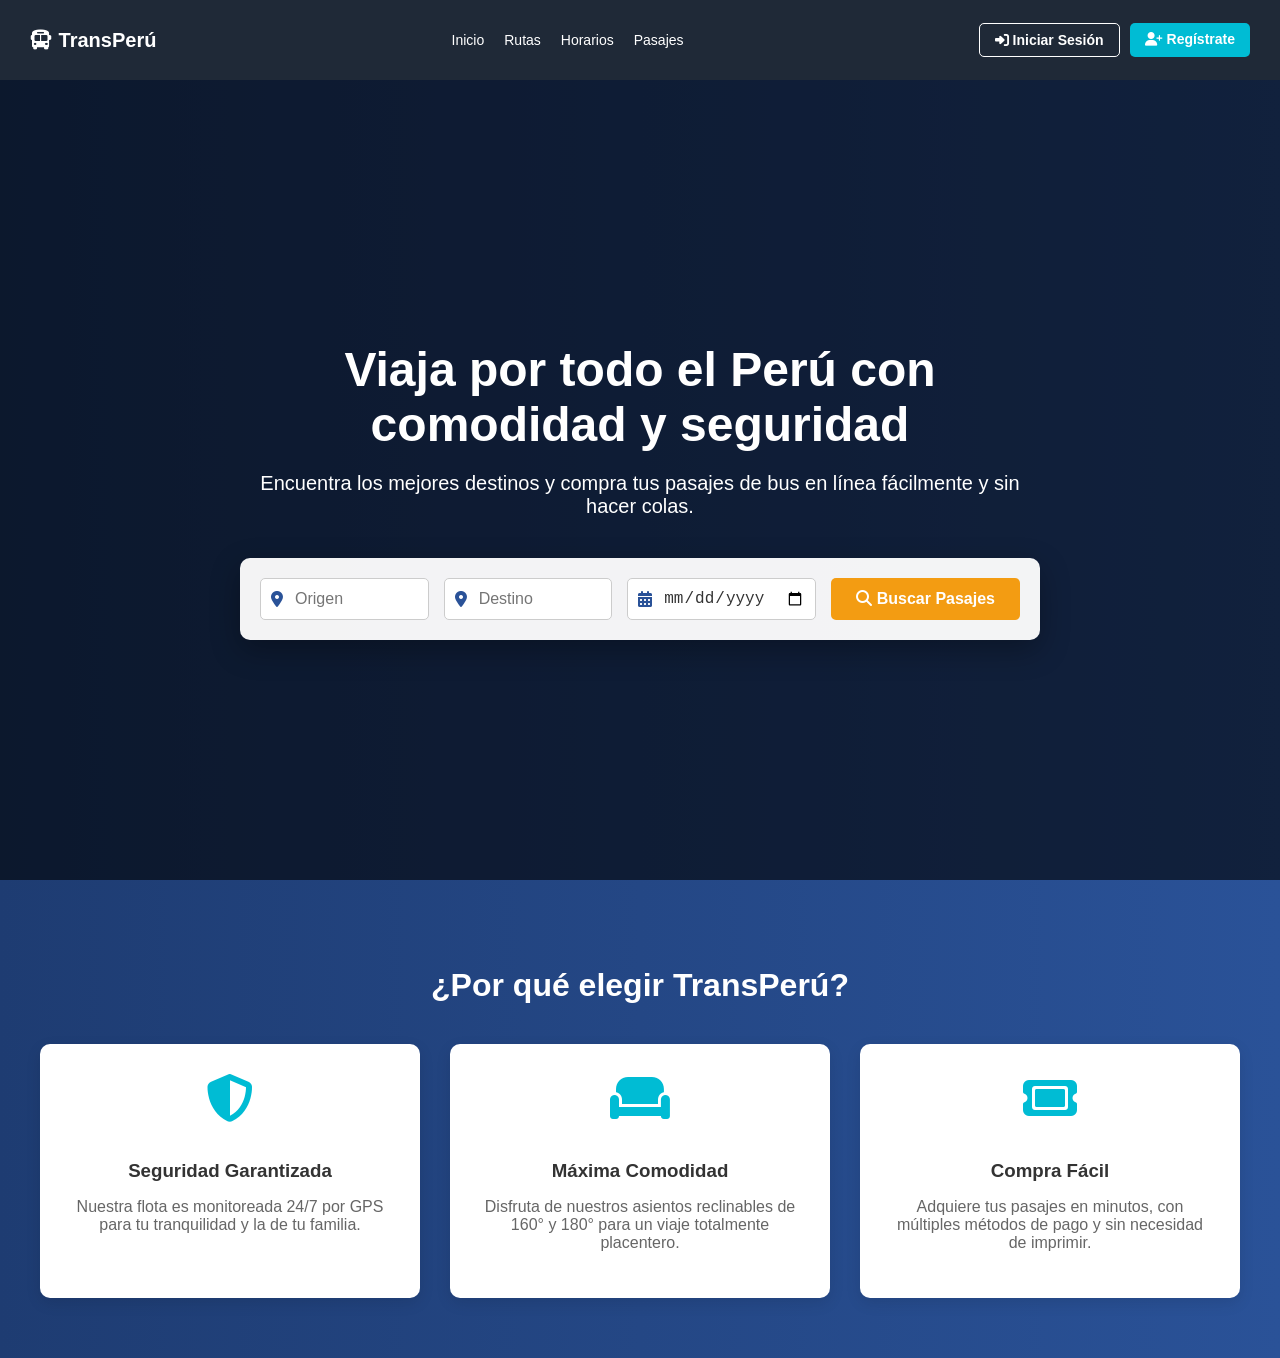
<file: index.html>
<!DOCTYPE html>
<html lang="es">
<head>
    <meta charset="UTF-8">
    <meta name="viewport" content="width=device-width, initial-scale=1.0">
    <title>TransPerú Online - Compra tus Pasajes de Bus</title>
    <link rel="stylesheet" href="style.css">
    <link rel="stylesheet" href="https://cdnjs.cloudflare.com/ajax/libs/font-awesome/6.5.0/css/all.min.css">
</head>
<body>

<!-- NAVBAR FIJA -->
<nav class="navbar">
    <div class="logo"><i class="fa-solid fa-bus"></i> TransPerú</div>
    <ul class="menu">
        <li><a href="index.html">Inicio</a></li>
        <li><a href="rutas.html">Rutas</a></li>
        <li><a href="horarios.html">Horarios</a></li>
        <li><a href="pasajes.html">Pasajes</a></li>
    </ul>
    <div class="nav-buttons">
        <a href="login.html" class="btn btn-login"><i class="fa-solid fa-right-to-bracket"></i> Iniciar Sesión</a>
        <a href="register.html" class="btn btn-register"><i class="fa-solid fa-user-plus"></i> Regístrate</a>
    </div>
</nav>

<!-- HERO SECTION -->
<header class="hero">
    <div class="hero-overlay"></div>
    <div class="hero-content">
        <h1>Viaja por todo el Perú con comodidad y seguridad</h1>
        <p>Encuentra los mejores destinos y compra tus pasajes de bus en línea fácilmente y sin hacer colas.</p>
        
        <div class="search-box">
            <form action="pasajes.html" method="GET" class="search-form">
                <div class="input-group">
                    <i class="fa-solid fa-location-dot"></i>
                    <input type="text" name="origen" placeholder="Origen" required>
                </div>
                <div class="input-group">
                    <i class="fa-solid fa-location-dot"></i>
                    <input type="text" name="destino" placeholder="Destino" required>
                </div>
                <div class="input-group">
                    <i class="fa-solid fa-calendar-days"></i>
                    <input type="date" name="fecha" required>
                </div>
                <button type="submit" class="btn-search"><i class="fa-solid fa-magnifying-glass"></i> Buscar Pasajes</button>
            </form>
        </div>
    </div>
</header>

<!-- CARACTERÍSTICAS -->
<section class="features">
    <h2>¿Por qué elegir TransPerú?</h2>
    <div class="features-grid">
        <div class="feature-card">
            <i class="fa-solid fa-shield-halved fa-3x"></i>
            <h3>Seguridad Garantizada</h3>
            <p>Nuestra flota es monitoreada 24/7 por GPS para tu tranquilidad y la de tu familia.</p>
        </div>
        <div class="feature-card">
            <i class="fa-solid fa-couch fa-3x"></i>
            <h3>Máxima Comodidad</h3>
            <p>Disfruta de nuestros asientos reclinables de 160° y 180° para un viaje totalmente placentero.</p>
        </div>
        <div class="feature-card">
            <i class="fa-solid fa-ticket fa-3x"></i>
            <h3>Compra Fácil</h3>
            <p>Adquiere tus pasajes en minutos, con múltiples métodos de pago y sin necesidad de imprimir.</p>
        </div>
    </div>
</section>

</body>
</html>
</file>
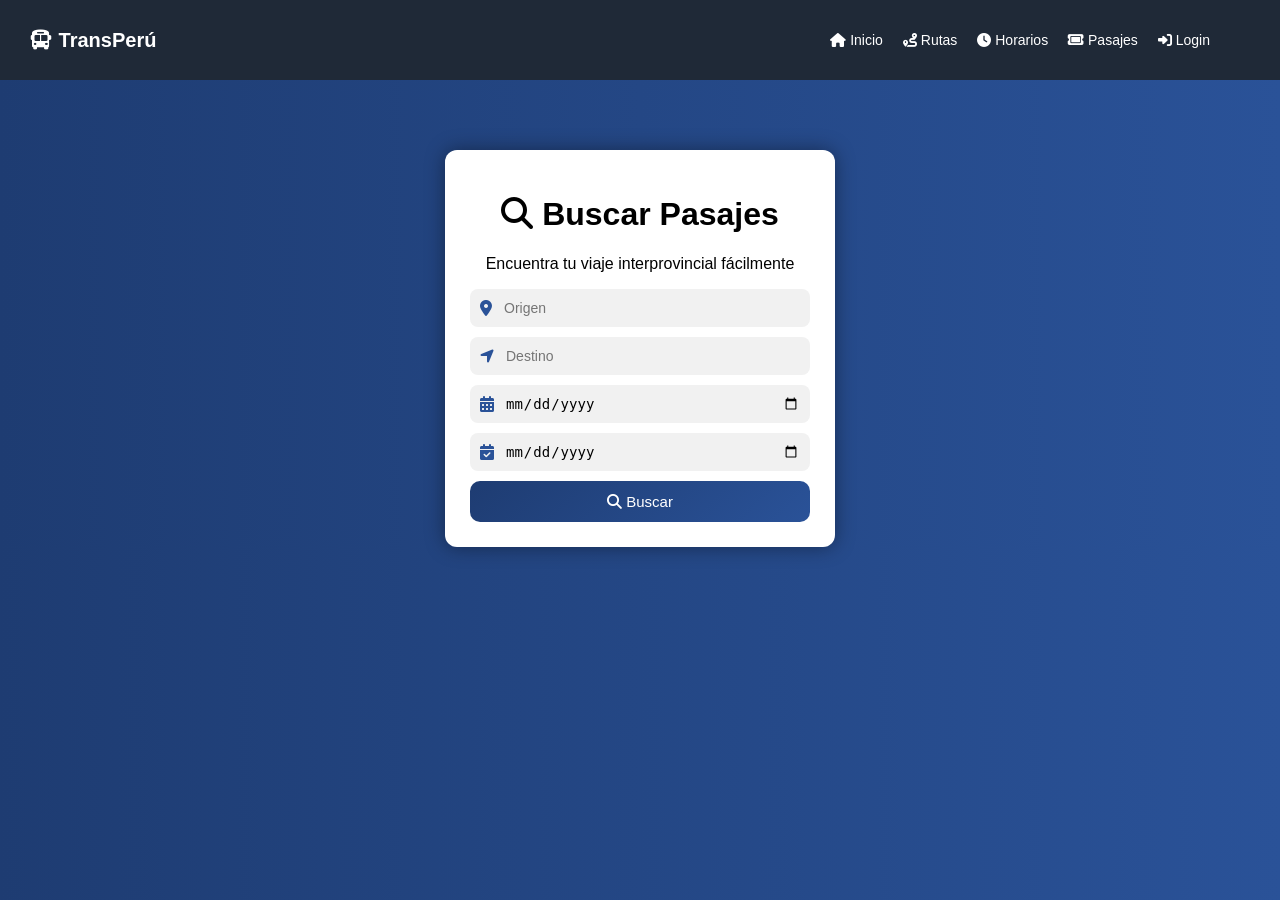
<file: home.html>
<!DOCTYPE html>
<html lang="es">
<head>
    <meta charset="UTF-8">
    <title>Inicio - TransPerú</title>

    <link rel="stylesheet" href="style.css">

    <!-- ICONOS -->
    <link rel="stylesheet" href="https://cdnjs.cloudflare.com/ajax/libs/font-awesome/6.5.0/css/all.min.css">
</head>

<body>

<div class="navbar">
    <div class="logo">
        <i class="fa-solid fa-bus"></i> TransPerú
    </div>

    <ul class="menu">
        <li><a href="index.html"><i class="fa-solid fa-house"></i> Inicio</a></li>
        <li><a href="rutas.html"><i class="fa-solid fa-route"></i> Rutas</a></li>
        <li><a href="horarios.html"><i class="fa-solid fa-clock"></i> Horarios</a></li>
        <li><a href="pasajes.html"><i class="fa-solid fa-ticket"></i> Pasajes</a></li>

        
        <li>
            <a href="login.html">
                <i class="fa-solid fa-right-to-bracket"></i> Login
            </a>
        </li>
    </ul>
</div>

<!-- CONTENIDO -->
<div class="container">

    <div class="box box-login">

        <h1>
            <i class="fa-solid fa-magnifying-glass"></i> Buscar Pasajes
        </h1>

        <p>Encuentra tu viaje interprovincial fácilmente</p>

        <form action="pasajes.html" method="GET">

            <div class="input-box">
                <i class="fa-solid fa-location-dot"></i>
                <input type="text" placeholder="Origen" required>
            </div>

            <div class="input-box">
                <i class="fa-solid fa-location-arrow"></i>
                <input type="text" placeholder="Destino" required>
            </div>

            <div class="input-box">
                <i class="fa-solid fa-calendar-days"></i>
                <input type="date" required>
            </div>

            <div class="input-box">
                <i class="fa-solid fa-calendar-check"></i>
                <input type="date">
            </div>

            <button type="submit" class="login">
                <i class="fa-solid fa-magnifying-glass"></i> Buscar
            </button>

        </form>

    </div>

</div>

</body>
</html>
</file>
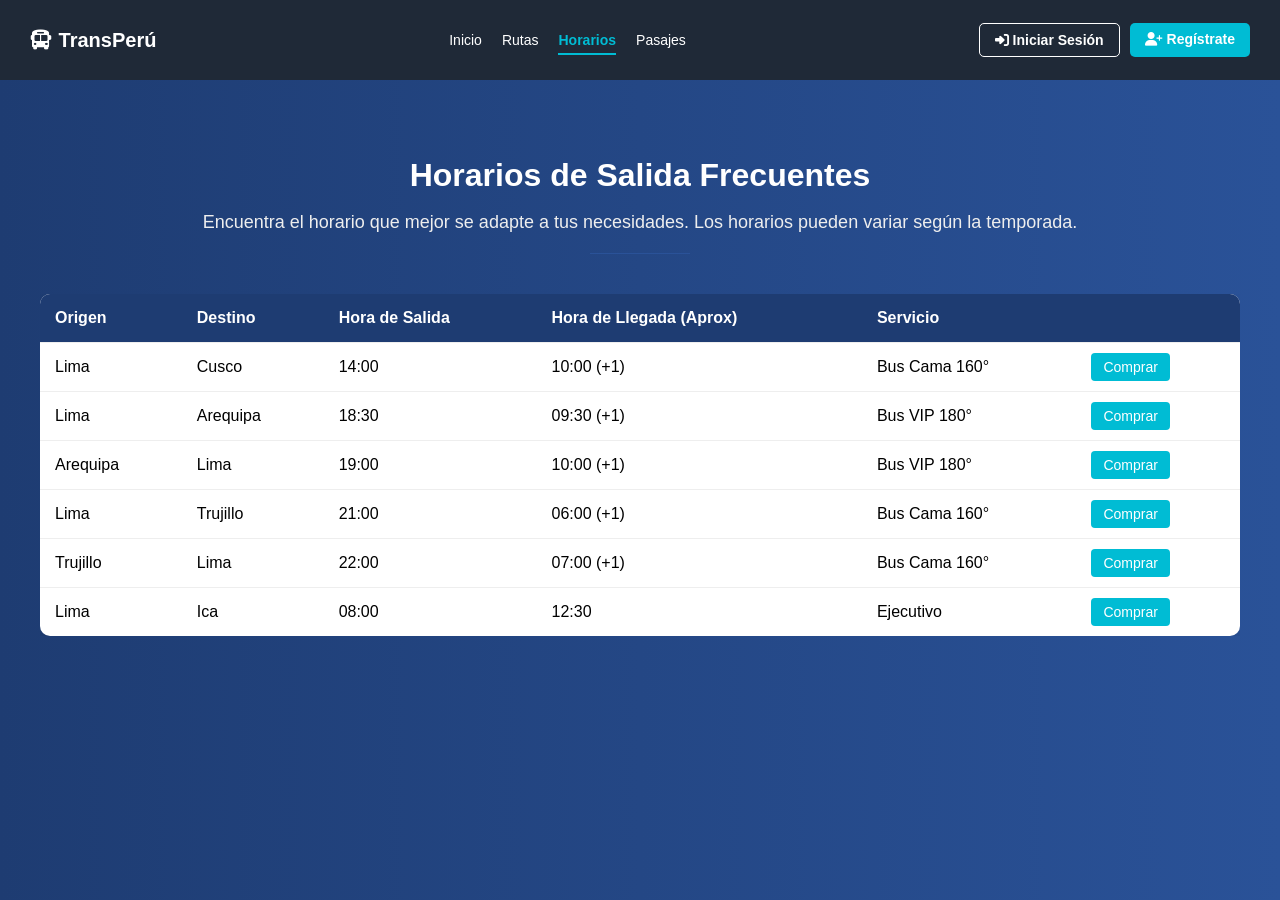
<file: horarios.html>
<!DOCTYPE html>
<html lang="es">
<head>
    <meta charset="UTF-8">
    <meta name="viewport" content="width=device-width, initial-scale=1.0">
    <title>Horarios de Salida - TransPerú Online</title>
    <link rel="stylesheet" href="style.css">
    <link rel="stylesheet" href="https://cdnjs.cloudflare.com/ajax/libs/font-awesome/6.5.0/css/all.min.css">
</head>
<body>

<nav class="navbar">
    <div class="logo"><i class="fa-solid fa-bus"></i> TransPerú</div>
    <ul class="menu">
        <li><a href="index.html">Inicio</a></li>
        <li><a href="rutas.html">Rutas</a></li>
        <li><a href="horarios.html" class="active">Horarios</a></li>
        <li><a href="pasajes.html">Pasajes</a></li>
    </ul>
    <div class="nav-buttons">
        <a href="login.html" class="btn btn-login"><i class="fa-solid fa-right-to-bracket"></i> Iniciar Sesión</a>
        <a href="register.html" class="btn btn-register"><i class="fa-solid fa-user-plus"></i> Regístrate</a>
    </div>
</nav>

<section class="page-section">
    <div class="section-header">
        <h2>Horarios de Salida Frecuentes</h2>
        <p>Encuentra el horario que mejor se adapte a tus necesidades. Los horarios pueden variar según la temporada.</p>
        <div class="line" style="margin: 20px auto; width: 100px; background: #2a5298;"></div>
    </div>
    
    <div class="table-container">
        <table class="schedule-table">
            <thead>
                <tr>
                    <th>Origen</th>
                    <th>Destino</th>
                    <th>Hora de Salida</th>
                    <th>Hora de Llegada (Aprox)</th>
                    <th>Servicio</th>
                    <th></th>
                </tr>
            </thead>
            <tbody>
                <tr>
                    <td>Lima</td>
                    <td>Cusco</td>
                    <td>14:00</td>
                    <td>10:00 (+1)</td>
                    <td>Bus Cama 160°</td>
                    <td><a href="pasajes.html" class="btn-small">Comprar</a></td>
                </tr>
                <tr>
                    <td>Lima</td>
                    <td>Arequipa</td>
                    <td>18:30</td>
                    <td>09:30 (+1)</td>
                    <td>Bus VIP 180°</td>
                    <td><a href="pasajes.html" class="btn-small">Comprar</a></td>
                </tr>
                <tr>
                    <td>Arequipa</td>
                    <td>Lima</td>
                    <td>19:00</td>
                    <td>10:00 (+1)</td>
                    <td>Bus VIP 180°</td>
                    <td><a href="pasajes.html" class="btn-small">Comprar</a></td>
                </tr>
                <tr>
                    <td>Lima</td>
                    <td>Trujillo</td>
                    <td>21:00</td>
                    <td>06:00 (+1)</td>
                    <td>Bus Cama 160°</td>
                    <td><a href="pasajes.html" class="btn-small">Comprar</a></td>
                </tr>
                <tr>
                    <td>Trujillo</td>
                    <td>Lima</td>
                    <td>22:00</td>
                    <td>07:00 (+1)</td>
                    <td>Bus Cama 160°</td>
                    <td><a href="pasajes.html" class="btn-small">Comprar</a></td>
                </tr>
                <tr>
                    <td>Lima</td>
                    <td>Ica</td>
                    <td>08:00</td>
                    <td>12:30</td>
                    <td>Ejecutivo</td>
                    <td><a href="pasajes.html" class="btn-small">Comprar</a></td>
                </tr>
            </tbody>
        </table>
    </div>
</section>

</body>
</html>
</file>
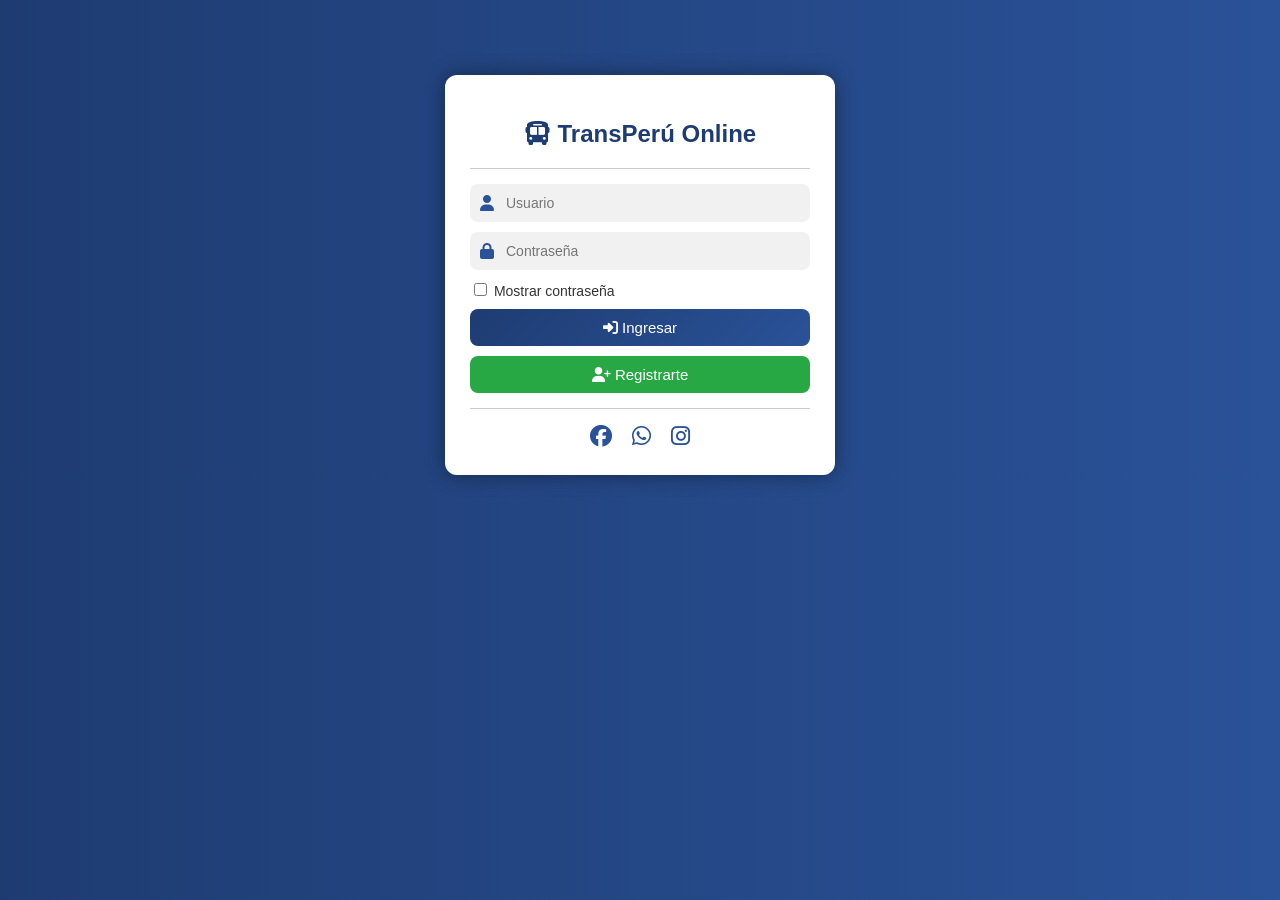
<file: login.html>
<!DOCTYPE html>
<html lang="es">
<head>
    <meta charset="UTF-8">
    <title>Login TransPerú</title>

    <link rel="stylesheet" href="style.css">
    <link rel="stylesheet" href="https://cdnjs.cloudflare.com/ajax/libs/font-awesome/6.5.0/css/all.min.css">
</head>
<body>

<div class="box box-home">

    <h2><i class="fa-solid fa-bus"></i> TransPerú Online</h2>

    <div class="line"></div>

    <div id="msg"></div>

    <form action="login_usu.php" method="POST">

        <div class="input-box">
            <i class="fa-solid fa-user"></i>
            <input type="text" name="usuario" placeholder="Usuario" required>
        </div>

        <div class="input-box">
            <i class="fa-solid fa-lock"></i>
            <input type="password" id="password" name="password" placeholder="Contraseña" required>
        </div>

        <div class="check-box">
            <input type="checkbox" onclick="togglePassword()"> Mostrar contraseña
        </div>

        <div class="buttons">

            <button type="submit" class="login">
                <i class="fa-solid fa-right-to-bracket"></i> Ingresar
            </button>

            <button type="button" class="register"
                onclick="window.location.href='register.html'">
                <i class="fa-solid fa-user-plus"></i> Registrarte
            </button>

        </div>

        <div class="line"></div>

        <div class="social">
            <a href="#"><i class="fa-brands fa-facebook"></i></a>
            <a href="#"><i class="fa-brands fa-whatsapp"></i></a>
            <a href="#"><i class="fa-brands fa-instagram"></i></a>
        </div>

    </form>
</div>

<script>
const params = new URLSearchParams(window.location.search);
const error = params.get("error");

if (error == "1") {
    document.getElementById("msg").innerHTML = "ERROR: Contraseña o usuario incorrecta";
    document.getElementById("msg").style.color = "red";
}
</script>

<script>
function togglePassword() {
    let pass = document.getElementById("password");
    pass.type = pass.type === "password" ? "text" : "password";
}
</script>

</body>
</html>
</file>
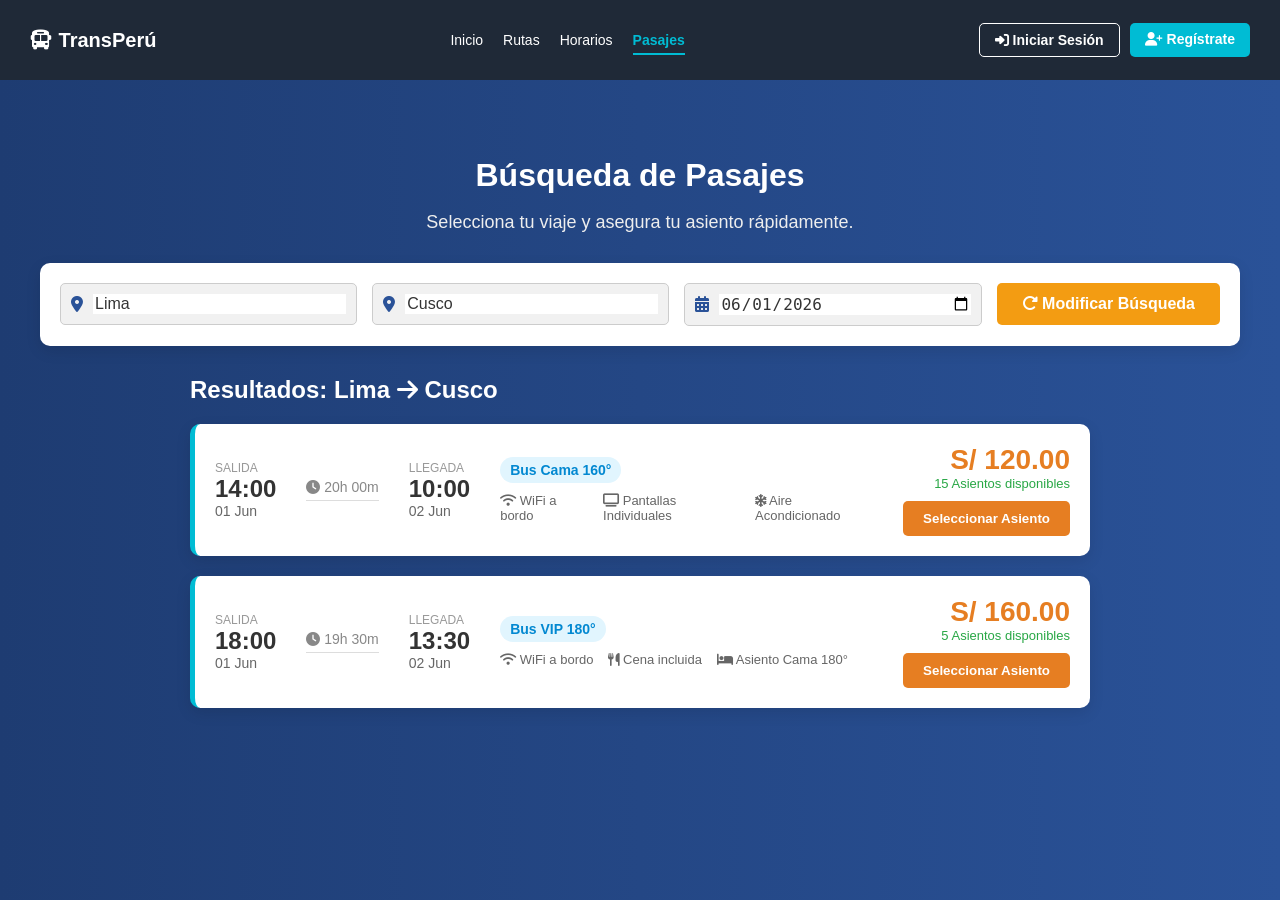
<file: pasajes.html>
<!DOCTYPE html>
<html lang="es">
<head>
    <meta charset="UTF-8">
    <meta name="viewport" content="width=device-width, initial-scale=1.0">
    <title>Compra de Pasajes - TransPerú Online</title>
    <link rel="stylesheet" href="style.css">
    <link rel="stylesheet" href="https://cdnjs.cloudflare.com/ajax/libs/font-awesome/6.5.0/css/all.min.css">
</head>
<body>

<nav class="navbar">
    <div class="logo"><i class="fa-solid fa-bus"></i> TransPerú</div>
    <ul class="menu">
        <li><a href="index.html">Inicio</a></li>
        <li><a href="rutas.html">Rutas</a></li>
        <li><a href="horarios.html">Horarios</a></li>
        <li><a href="pasajes.html" class="active">Pasajes</a></li>
    </ul>
    <div class="nav-buttons">
        <a href="login.html" class="btn btn-login"><i class="fa-solid fa-right-to-bracket"></i> Iniciar Sesión</a>
        <a href="register.html" class="btn btn-register"><i class="fa-solid fa-user-plus"></i> Regístrate</a>
    </div>
</nav>

<section class="page-section">
    <div class="section-header">
        <h2>Búsqueda de Pasajes</h2>
        <p>Selecciona tu viaje y asegura tu asiento rápidamente.</p>
    </div>
    
    <!-- Mini buscador para cambiar ruta -->
    <div class="mini-search">
        <form action="" class="search-form mini-form">
            <div class="input-group">
                <i class="fa-solid fa-location-dot"></i>
                <input type="text" placeholder="Origen" value="Lima">
            </div>
            <div class="input-group">
                <i class="fa-solid fa-location-dot"></i>
                <input type="text" placeholder="Destino" value="Cusco">
            </div>
            <div class="input-group">
                <i class="fa-solid fa-calendar-days"></i>
                <input type="date" value="2026-06-01">
            </div>
            <button type="button" class="btn-search"><i class="fa-solid fa-rotate-right"></i> Modificar Búsqueda</button>
        </form>
    </div>

    <!-- Resultados Simulados -->
    <div class="ticket-results">
        <h3>Resultados: Lima <i class="fa-solid fa-arrow-right"></i> Cusco</h3>
        
        <div class="ticket-card">
            <div class="ticket-time">
                <div class="time-box">
                    <span class="t-title">Salida</span>
                    <span class="t-hour">14:00</span>
                    <span class="t-date">01 Jun</span>
                </div>
                <div class="duration">
                    <i class="fa-solid fa-clock"></i> 20h 00m
                </div>
                <div class="time-box">
                    <span class="t-title">Llegada</span>
                    <span class="t-hour">10:00</span>
                    <span class="t-date">02 Jun</span>
                </div>
            </div>
            <div class="ticket-service">
                <span class="service-type">Bus Cama 160°</span>
                <ul>
                    <li><i class="fa-solid fa-wifi"></i> WiFi a bordo</li>
                    <li><i class="fa-solid fa-tv"></i> Pantallas Individuales</li>
                    <li><i class="fa-solid fa-snowflake"></i> Aire Acondicionado</li>
                </ul>
            </div>
            <div class="ticket-price">
                <span class="price">S/ 120.00</span>
                <span class="seats-left">15 Asientos disponibles</span>
                <button class="btn-buy" onclick="alert('Esta es una vista previa. La funcionalidad de asientos está en desarrollo.')">Seleccionar Asiento</button>
            </div>
        </div>
        
        <div class="ticket-card">
            <div class="ticket-time">
                <div class="time-box">
                    <span class="t-title">Salida</span>
                    <span class="t-hour">18:00</span>
                    <span class="t-date">01 Jun</span>
                </div>
                <div class="duration">
                    <i class="fa-solid fa-clock"></i> 19h 30m
                </div>
                <div class="time-box">
                    <span class="t-title">Llegada</span>
                    <span class="t-hour">13:30</span>
                    <span class="t-date">02 Jun</span>
                </div>
            </div>
            <div class="ticket-service">
                <span class="service-type">Bus VIP 180°</span>
                <ul>
                    <li><i class="fa-solid fa-wifi"></i> WiFi a bordo</li>
                    <li><i class="fa-solid fa-utensils"></i> Cena incluida</li>
                    <li><i class="fa-solid fa-bed"></i> Asiento Cama 180°</li>
                </ul>
            </div>
            <div class="ticket-price">
                <span class="price">S/ 160.00</span>
                <span class="seats-left">5 Asientos disponibles</span>
                <button class="btn-buy" onclick="alert('Esta es una vista previa. La funcionalidad de asientos está en desarrollo.')">Seleccionar Asiento</button>
            </div>
        </div>
        
    </div>
</section>

</body>
</html>
</file>
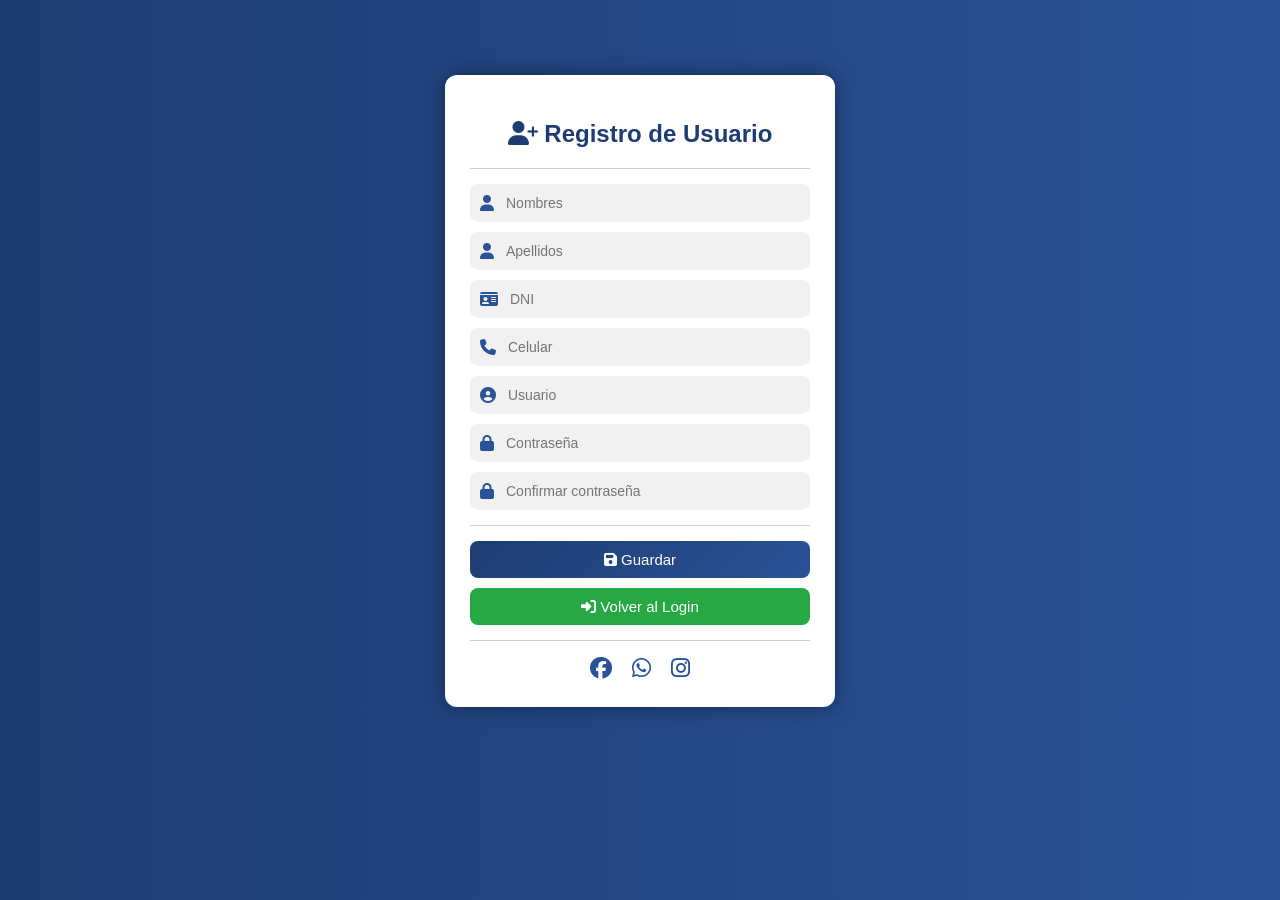
<file: register.html>
<!DOCTYPE html>
<html>
<head>
    <meta charset="UTF-8">
    <title>Registro TransPerú</title>

    <link rel="stylesheet" href="style.css">

    <!-- ICONOS -->
    <link rel="stylesheet" href="https://cdnjs.cloudflare.com/ajax/libs/font-awesome/6.5.0/css/all.min.css">
</head>
<body>

<div class="box box-home">

    <h2><i class="fa-solid fa-user-plus"></i> Registro de Usuario</h2>

    <div class="line"></div>

    <form action="register.php" method="POST">

        <!-- NOMBRES -->
        <div class="input-box">
            <i class="fa-solid fa-user"></i>
            <input type="text" name="nombres" placeholder="Nombres" required>
        </div>

        <!-- APELLIDOS -->
        <div class="input-box">
            <i class="fa-solid fa-user"></i>
            <input type="text" name="apellidos" placeholder="Apellidos" required>
        </div>

        <!-- DNI -->
        <div class="input-box">
            <i class="fa-solid fa-id-card"></i>
            <input type="text" name="dni" placeholder="DNI" required>
        </div>

        <!-- CELULAR -->
        <div class="input-box">
            <i class="fa-solid fa-phone"></i>
            <input type="text" name="celular" placeholder="Celular" required>
        </div>

        <!-- USUARIO -->
        <div class="input-box">
            <i class="fa-solid fa-circle-user"></i>
            <input type="text" name="usuario" placeholder="Usuario" required>
        </div>

        <!-- CONTRASEÑA -->
        <div class="input-box">
            <i class="fa-solid fa-lock"></i>
            <input type="password" id="pass1" name="password" placeholder="Contraseña" required>
        </div>

        <!-- CONFIRMAR CONTRASEÑA -->
        <div class="input-box">
            <i class="fa-solid fa-lock"></i>
            <input type="password" id="pass2" placeholder="Confirmar contraseña" required>
        </div>

        <!-- MENSAJE ERROR -->
        <div id="msg"></div>

        <!-- LINEA -->
        <div class="line"></div>

        <!-- BOTONES -->
        <div class="buttons">

            <button type="submit" class="login" onclick="return validar()">
                <i class="fa-solid fa-floppy-disk"></i> Guardar
            </button>

            <button type="button" class="register" onclick="window.location.href='index.html'">
                <i class="fa-solid fa-right-to-bracket"></i> Volver al Login
            </button>

        </div>

        <!-- LINEA -->
        <div class="line"></div>

        <!-- REDES -->
        <div class="social">
            <a href="#"><i class="fa-brands fa-facebook"></i></a>
            <a href="#"><i class="fa-brands fa-whatsapp"></i></a>
            <a href="#"><i class="fa-brands fa-instagram"></i></a>
        </div>

    </form>

</div>

<!-- JS VALIDACIÓN -->
<script>
function validar(){
    let p1 = document.getElementById("pass1").value;
    let p2 = document.getElementById("pass2").value;
    let msg = document.getElementById("msg");

    if(p1 !== p2){
        msg.className = "msg-box msg-error";
        msg.innerHTML = "❌ Las contraseñas no coinciden";
        return false;
    }

    msg.className = "";
    msg.innerHTML = "";
    return true;
}
</script>

</body>
</html>
</file>
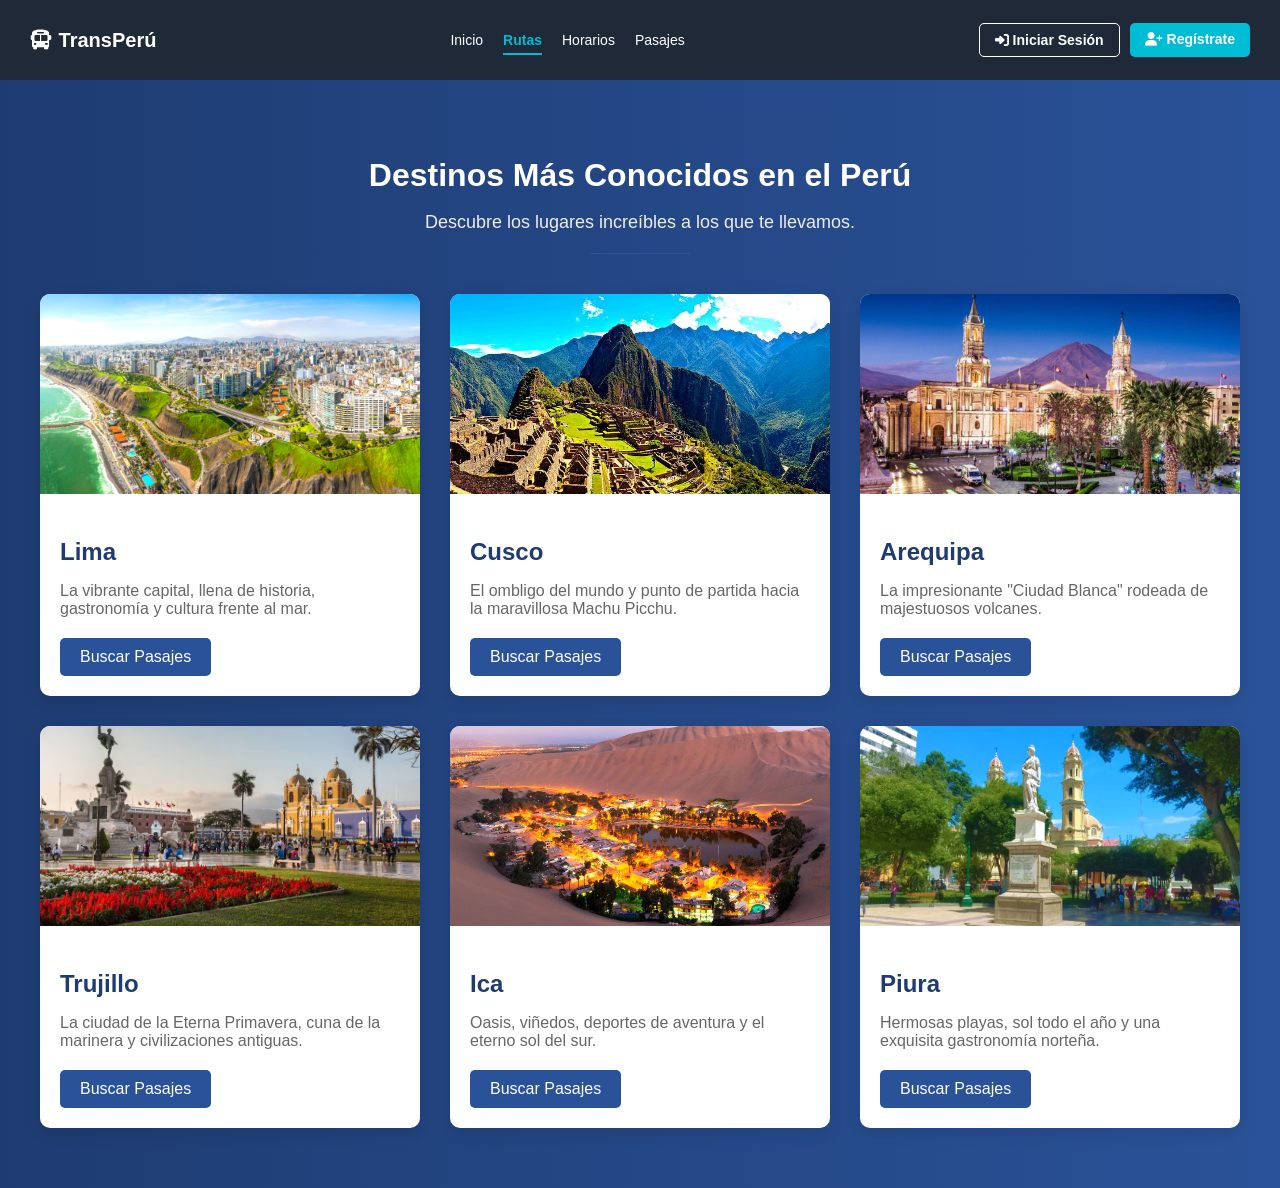
<file: rutas.html>
<!DOCTYPE html>
<html lang="es">

<head>
    <meta charset="UTF-8">
    <meta name="viewport" content="width=device-width, initial-scale=1.0">
    <title>Rutas y Destinos - TransPerú Online</title>
    <link rel="stylesheet" href="style.css">
    <link rel="stylesheet" href="https://cdnjs.cloudflare.com/ajax/libs/font-awesome/6.5.0/css/all.min.css">
</head>

<body>

    <nav class="navbar">
        <div class="logo"><i class="fa-solid fa-bus"></i> TransPerú</div>
        <ul class="menu">
            <li><a href="index.html">Inicio</a></li>
            <li><a href="rutas.html" class="active">Rutas</a></li>
            <li><a href="horarios.html">Horarios</a></li>
            <li><a href="pasajes.html">Pasajes</a></li>
        </ul>
        <div class="nav-buttons">
            <a href="login.html" class="btn btn-login"><i class="fa-solid fa-right-to-bracket"></i> Iniciar Sesión</a>
            <a href="register.html" class="btn btn-register"><i class="fa-solid fa-user-plus"></i> Regístrate</a>
        </div>
    </nav>

    <section class="page-section">
        <div class="section-header">
            <h2>Destinos Más Conocidos en el Perú</h2>
            <p>Descubre los lugares increíbles a los que te llevamos.</p>
            <div class="line" style="margin: 20px auto; width: 100px; background: #2a5298;"></div>
        </div>

        <div class="routes-grid">
            <div class="route-card">
                <div class="route-img" style="background-image: url('/img/lima.png');"></div>
                <div class="route-info">
                    <h3>Lima</h3>
                    <p>La vibrante capital, llena de historia, gastronomía y cultura frente al mar.</p>
                    <a href="pasajes.html?destino=Lima" class="btn-primary">Buscar Pasajes</a>
                </div>
            </div>

            <div class="route-card">
                <div class="route-img" style="background-image: url('/img/cusco.jpg');"></div>
                <div class="route-info">
                    <h3>Cusco</h3>
                    <p>El ombligo del mundo y punto de partida hacia la maravillosa Machu Picchu.</p>
                    <a href="pasajes.html?destino=Cusco" class="btn-primary">Buscar Pasajes</a>
                </div>
            </div>

            <div class="route-card">
                <div class="route-img" style="background-image: url('/img/arequipa.avif');"></div>
                <div class="route-info">
                    <h3>Arequipa</h3>
                    <p>La impresionante "Ciudad Blanca" rodeada de majestuosos volcanes.</p>
                    <a href="pasajes.html?destino=Arequipa" class="btn-primary">Buscar Pasajes</a>
                </div>
            </div>

            <div class="route-card">
                <div class="route-img" style="background-image: url('/img/trujillo.avif');"></div>
                <div class="route-info">
                    <h3>Trujillo</h3>
                    <p>La ciudad de la Eterna Primavera, cuna de la marinera y civilizaciones antiguas.</p>
                    <a href="pasajes.html?destino=Trujillo" class="btn-primary">Buscar Pasajes</a>
                </div>
            </div>

            <div class="route-card">
                <div class="route-img" style="background-image: url('/img/ica.jpeg');"></div>
                <div class="route-info">
                    <h3>Ica</h3>
                    <p>Oasis, viñedos, deportes de aventura y el eterno sol del sur.</p>
                    <a href="pasajes.html?destino=Ica" class="btn-primary">Buscar Pasajes</a>
                </div>
            </div>

            <div class="route-card">
                <div class="route-img" style="background-image: url('/img/piura.webp');"></div>
                <div class="route-info">
                    <h3>Piura</h3>
                    <p>Hermosas playas, sol todo el año y una exquisita gastronomía norteña.</p>
                    <a href="pasajes.html?destino=Piura" class="btn-primary">Buscar Pasajes</a>
                </div>
            </div>
        </div>
    </section>

</body>

</html>
</file>
<file: style.css>
body {
    font-family: Arial, sans-serif;
    background: linear-gradient(to right, #1e3c72, #2a5298);
    margin: 0;
    padding-top: 70px; /* espacio para navbar */
}

/* CUADRO PRINCIPAL*/
.box {
    width: 340px;
    background: #ffffff;
    padding: 25px;
    border-radius: 12px;
    box-shadow: 0 0 20px rgba(0,0,0,0.4);
    text-align: center;
    margin: auto;
}

.box-login {
    margin-top: 80px;
}

.box-home {
    margin-top: 5px;
}


/* TITULO */
h2 {
    margin-bottom: 20px;
    color: #1e3c72;
}

/* INPUT + ICONO */
.input-box {
    display: flex;
    align-items: center;
    background: #f1f1f1;
    margin: 10px 0;
    padding: 10px;
    border-radius: 8px;
}

.input-box i {
    margin-right: 10px;
    color: #2a5298;
}

.input-box input {
    border: none;
    outline: none;
    background: transparent;
    width: 100%;
    font-size: 14px;
}

/* CHECKBOX */
.check-box {
    text-align: left;
    font-size: 14px;
    margin: 10px 0;
    color: #333;
}

/* BOTONES */
.buttons {
    display: flex;
    flex-direction: column;
    gap: 10px;
    margin-top: 10px;
}

/* BOTÓN GENERAL */
.buttons button {
    padding: 10px;
    border: none;
    border-radius: 8px;
    cursor: pointer;
    font-size: 15px;
    color: white;
    transition: 0.3s;
}

/* INGRESAR */
.login {
    padding: 12px;
    border: none;
    border-radius: 10px;
    cursor: pointer;
    font-size: 15px;
    color: white;
    background: linear-gradient(135deg, #1e3c72, #2a5298);
    width: 100%;
    transition: 0.3s;
}

.login:hover {
    background: #1e3c72;
}

/* REGISTRAR */
.register {
    background: #28a745;
}

.register:hover {
    background: #1e7e34;
}

/* LÍNEA */
.line {
    width: 100%;
    height: 1px;
    background: #ccc;
    margin: 15px 0;
}

/* REDES */
.social {
    display: flex;
    justify-content: center;
    gap: 20px;
    margin-top: 10px;
}

.social a {
    font-size: 22px;
    color: #2a5298;
    transition: 0.3s;
}

.social a:hover {
    color: #1e3c72;
    transform: scale(1.2);
}

/* MENSAJES */
.msg-box {
    display: none;
    margin: 10px 0;
    padding: 10px;
    border-radius: 8px;
    font-size: 14px;
    text-align: center;
    font-weight: bold;
}

.msg-error {
    display: block;
    background: #ffdddd;
    color: #d8000c;
    border: 1px solid #d8000c;
}

/* NAVBAR FIJA */
.navbar {
    position: fixed;
    top: 0;
    left: 0;
    width: 100%;
    box-sizing: border-box;
    background: #1f2937;
    color: white;
    display: flex;
    justify-content: space-between;
    align-items: center;
    padding: 15px 30px;
    z-index: 1000;
}

/* LOGO */
.navbar .logo {
    font-size: 20px;
    font-weight: bold;
}

/* MENU */
.navbar .menu {
    list-style: none;
    display: flex;
    gap: 20px;
    margin-right: 40px;
}

.navbar .menu li a {
    color: white;
    text-decoration: none;
    font-size: 14px;
}

.navbar .menu li a:hover {
    color: #00bcd4;
}

/* =========================================
   NUEVOS ESTILOS - LANDING & SECCIONES
   ========================================= */

/* ESTILOS DE NAVBAR ACTUALIZADOS */
.navbar .active {
    color: #00bcd4 !important;
    font-weight: bold;
    border-bottom: 2px solid #00bcd4;
    padding-bottom: 5px;
}

.nav-buttons {
    display: flex;
    gap: 10px;
}

.btn {
    padding: 8px 15px;
    border-radius: 5px;
    text-decoration: none;
    font-size: 14px;
    font-weight: bold;
    transition: 0.3s;
}

.btn-login {
    background: transparent;
    border: 1px solid white;
    color: white;
}

.btn-login:hover {
    background: white;
    color: #1f2937;
}

.btn-register {
    background: #00bcd4;
    color: white;
}

.btn-register:hover {
    background: #008ba3;
}

/* HERO SECTION */
.hero {
    position: relative;
    height: 90vh;
    background: url('https://images.unsplash.com/photo-1587595431973-160d0d94add1?ixlib=rb-4.0.3&auto=format&fit=crop&w=1920&q=80') center/cover no-repeat;
    display: flex;
    align-items: center;
    justify-content: center;
    text-align: center;
    color: white;
}

.hero-overlay {
    position: absolute;
    top: 0; left: 0; right: 0; bottom: 0;
    background: rgba(0, 0, 0, 0.6);
}

.hero-content {
    position: relative;
    z-index: 1;
    max-width: 800px;
    padding: 20px;
}

.hero h1 {
    font-size: 48px;
    margin-bottom: 20px;
    color: #fff;
}

.hero p {
    font-size: 20px;
    margin-bottom: 40px;
}

/* BUSCADOR */
.search-box {
    background: rgba(255, 255, 255, 0.95);
    padding: 20px;
    border-radius: 10px;
    box-shadow: 0 10px 30px rgba(0,0,0,0.3);
}

.search-form {
    display: flex;
    gap: 15px;
    align-items: center;
    justify-content: space-between;
}

.search-form .input-group {
    display: flex;
    align-items: center;
    background: white;
    padding: 10px;
    border-radius: 5px;
    border: 1px solid #ccc;
    flex: 1;
}

.search-form .input-group i {
    color: #2a5298;
    margin-right: 10px;
}

.search-form input {
    border: none;
    outline: none;
    width: 100%;
    font-size: 16px;
    color: #333;
}

.btn-search {
    padding: 12px 25px;
    background: #f39c12;
    color: white;
    border: none;
    border-radius: 5px;
    font-size: 16px;
    font-weight: bold;
    cursor: pointer;
    transition: 0.3s;
}

.btn-search:hover {
    background: #e67e22;
}

/* SECCIONES GENERALES */
.features, .page-section {
    padding: 60px 20px;
    max-width: 1200px;
    margin: 0 auto;
    text-align: center;
}

.features h2, .section-header h2 {
    color: white;
    font-size: 32px;
    margin-bottom: 10px;
}

.section-header p {
    color: #eee;
    font-size: 18px;
}

.features-grid {
    display: flex;
    justify-content: space-around;
    gap: 30px;
    margin-top: 40px;
}

.feature-card {
    flex: 1;
    padding: 30px;
    background: white;
    border-radius: 10px;
    box-shadow: 0 5px 15px rgba(0,0,0,0.1);
    transition: 0.3s;
}

.feature-card:hover {
    transform: translateY(-10px);
}

.feature-card i {
    color: #00bcd4;
    margin-bottom: 20px;
}

.feature-card h3 {
    color: #333;
    margin-bottom: 15px;
}

.feature-card p {
    color: #666;
}

/* RUTAS GRID */
.routes-grid {
    display: grid;
    grid-template-columns: repeat(auto-fit, minmax(300px, 1fr));
    gap: 30px;
    margin-top: 40px;
}

.route-card {
    background: white;
    border-radius: 10px;
    overflow: hidden;
    box-shadow: 0 5px 15px rgba(0,0,0,0.1);
    text-align: left;
}

.route-img {
    height: 200px;
    background-size: cover;
    background-position: center;
}

.route-info {
    padding: 20px;
}

.route-info h3 {
    color: #1e3c72;
    margin-bottom: 10px;
    font-size: 24px;
}

.route-info p {
    color: #666;
    margin-bottom: 20px;
}

.btn-primary {
    display: inline-block;
    padding: 10px 20px;
    background: #2a5298;
    color: white;
    text-decoration: none;
    border-radius: 5px;
    transition: 0.3s;
}

.btn-primary:hover {
    background: #1e3c72;
}

/* TABLA DE HORARIOS */
.table-container {
    margin-top: 40px;
    overflow-x: auto;
}

.schedule-table {
    width: 100%;
    border-collapse: collapse;
    background: white;
    box-shadow: 0 5px 15px rgba(0,0,0,0.1);
    border-radius: 10px;
    overflow: hidden;
}

.schedule-table th, .schedule-table td {
    padding: 15px;
    text-align: left;
    border-bottom: 1px solid #eee;
}

.schedule-table th {
    background: #1e3c72;
    color: white;
}

.schedule-table tr:last-child td {
    border-bottom: none;
}

.schedule-table tr:hover {
    background: #f9f9f9;
}

.btn-small {
    padding: 6px 12px;
    background: #00bcd4;
    color: white;
    text-decoration: none;
    border-radius: 4px;
    font-size: 14px;
}

.btn-small:hover {
    background: #008ba3;
}

/* MINI SEARCH */
.mini-search {
    background: white;
    padding: 20px;
    border-radius: 10px;
    box-shadow: 0 5px 15px rgba(0,0,0,0.1);
    margin: 30px auto;
}

.mini-form .input-group {
    background: #f1f1f1;
}

/* RESULTADOS DE PASAJES */
.ticket-results {
    text-align: left;
    max-width: 900px;
    margin: 0 auto;
}

.ticket-results h3 {
    color: white;
    margin-bottom: 20px;
    font-size: 24px;
}

.ticket-card {
    display: flex;
    justify-content: space-between;
    align-items: center;
    background: white;
    padding: 20px;
    border-radius: 10px;
    box-shadow: 0 5px 15px rgba(0,0,0,0.1);
    margin-bottom: 20px;
    border-left: 5px solid #00bcd4;
}

.ticket-time {
    display: flex;
    align-items: center;
    gap: 30px;
}

.time-box {
    display: flex;
    flex-direction: column;
}

.t-title {
    font-size: 12px;
    color: #999;
    text-transform: uppercase;
}

.t-hour {
    font-size: 24px;
    font-weight: bold;
    color: #333;
}

.t-date {
    font-size: 14px;
    color: #666;
}

.duration {
    text-align: center;
    color: #888;
    font-size: 14px;
    border-bottom: 1px solid #ddd;
    padding-bottom: 5px;
}

.ticket-service {
    flex: 1;
    padding: 0 30px;
}

.service-type {
    display: inline-block;
    background: #e1f5fe;
    color: #0288d1;
    padding: 5px 10px;
    border-radius: 15px;
    font-size: 14px;
    font-weight: bold;
    margin-bottom: 10px;
}

.ticket-service ul {
    list-style: none;
    padding: 0;
    margin: 0;
    display: flex;
    gap: 15px;
    color: #666;
    font-size: 13px;
}

.ticket-price {
    text-align: right;
    display: flex;
    flex-direction: column;
    align-items: flex-end;
}

.price {
    font-size: 28px;
    font-weight: bold;
    color: #e67e22;
}

.seats-left {
    font-size: 13px;
    color: #28a745;
    margin-bottom: 10px;
}

.btn-buy {
    padding: 10px 20px;
    background: #e67e22;
    color: white;
    border: none;
    border-radius: 5px;
    cursor: pointer;
    font-weight: bold;
    transition: 0.3s;
}

.btn-buy:hover {
    background: #d35400;
}

@media (max-width: 768px) {
    .search-form {
        flex-direction: column;
    }
    .features-grid {
        flex-direction: column;
    }
    .ticket-card {
        flex-direction: column;
        align-items: flex-start;
        gap: 20px;
    }
    .ticket-price {
        align-items: flex-start;
        width: 100%;
    }
    .ticket-service {
        padding: 0;
    }
    .navbar {
        padding: 10px 15px;
    }
    .navbar .menu {
        display: none;
    }
    .nav-buttons {
        flex-direction: column;
        gap: 5px;
    }
    .btn {
        font-size: 12px;
        padding: 6px 10px;
        text-align: center;
    }
}
</file>
